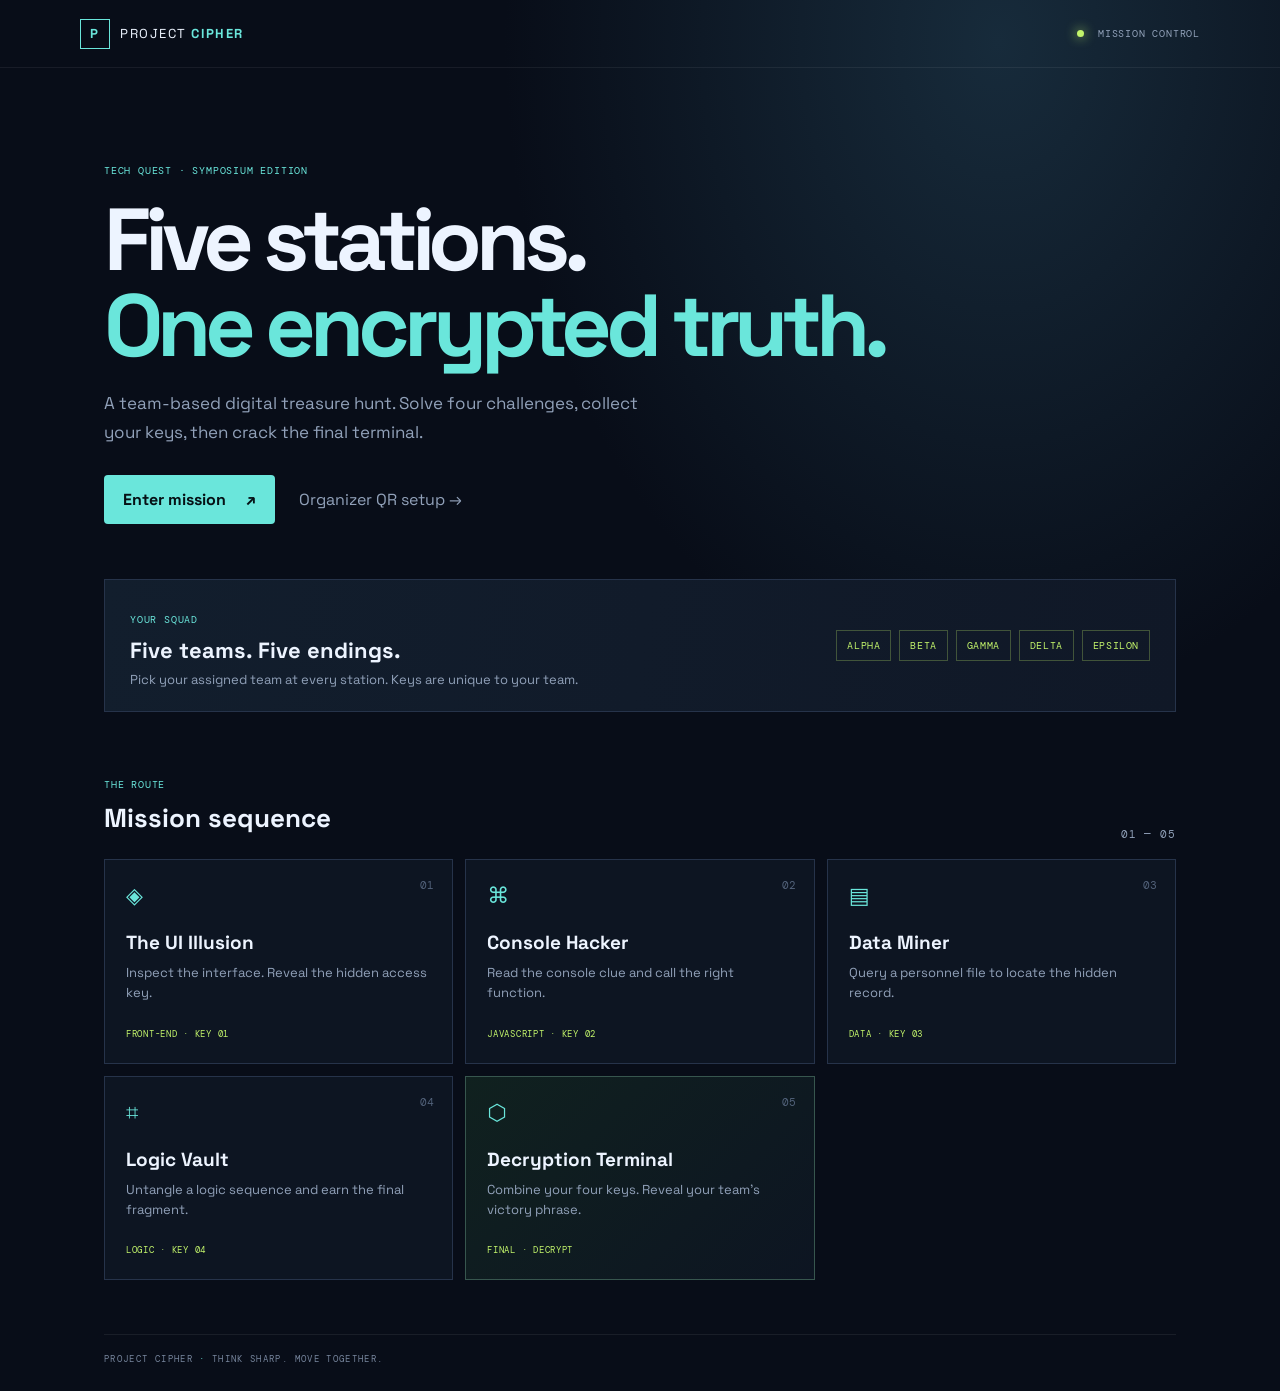
<file: index.html>
<!doctype html>
<html lang="en">
<head><meta charset="utf-8"><meta name="viewport" content="width=device-width,initial-scale=1"><meta name="theme-color" content="#080d18"><title>Project Cipher · Mission Control</title><link rel="stylesheet" href="styles.css"></head>
<body><header class="topbar"><a class="brand" href="index.html"><span class="brand-mark">P</span><span>PROJECT <b>CIPHER</b></span></a><span class="live"><i></i> MISSION CONTROL</span></header>
<main class="shell"><section class="hero"><p class="eyebrow">TECH QUEST · SYMPOSIUM EDITION</p><h1>Five stations.<br><span>One encrypted truth.</span></h1><p class="lede">A team-based digital treasure hunt. Solve four challenges, collect your keys, then crack the final terminal.</p><div class="hero-actions"><a class="button primary" href="station1.html">Enter mission <span>↗</span></a><a class="text-link" href="organizer.html">Organizer QR setup →</a></div></section>
<section class="team-box"><div><p class="eyebrow">YOUR SQUAD</p><h2>Five teams. Five endings.</h2><p>Pick your assigned team at every station. Keys are unique to your team.</p></div><div class="team-chips"><span>ALPHA</span><span>BETA</span><span>GAMMA</span><span>DELTA</span><span>EPSILON</span></div></section>
<section class="section-head"><div><p class="eyebrow">THE ROUTE</p><h2>Mission sequence</h2></div><span class="muted">01 — 05</span></section><section class="route-grid">
<a class="route-card" href="station1.html"><span class="route-no">01</span><span class="route-icon">◈</span><h3>The UI Illusion</h3><p>Inspect the interface. Reveal the hidden access key.</p><span class="route-type">FRONT-END · KEY 01</span></a>
<a class="route-card" href="station2.html"><span class="route-no">02</span><span class="route-icon">⌘</span><h3>Console Hacker</h3><p>Read the console clue and call the right function.</p><span class="route-type">JAVASCRIPT · KEY 02</span></a>
<a class="route-card" href="station3.html"><span class="route-no">03</span><span class="route-icon">▤</span><h3>Data Miner</h3><p>Query a personnel file to locate the hidden record.</p><span class="route-type">DATA · KEY 03</span></a>
<a class="route-card" href="station4.html"><span class="route-no">04</span><span class="route-icon">⌗</span><h3>Logic Vault</h3><p>Untangle a logic sequence and earn the final fragment.</p><span class="route-type">LOGIC · KEY 04</span></a>
<a class="route-card final-card" href="station5.html"><span class="route-no">05</span><span class="route-icon">⬡</span><h3>Decryption Terminal</h3><p>Combine your four keys. Reveal your team’s victory phrase.</p><span class="route-type">FINAL · DECRYPT</span></a>
</section><footer>PROJECT CIPHER <span>·</span> THINK SHARP. MOVE TOGETHER.</footer></main><script src="app.js?v=20260925-startfix2"></script></body></html>
</file>
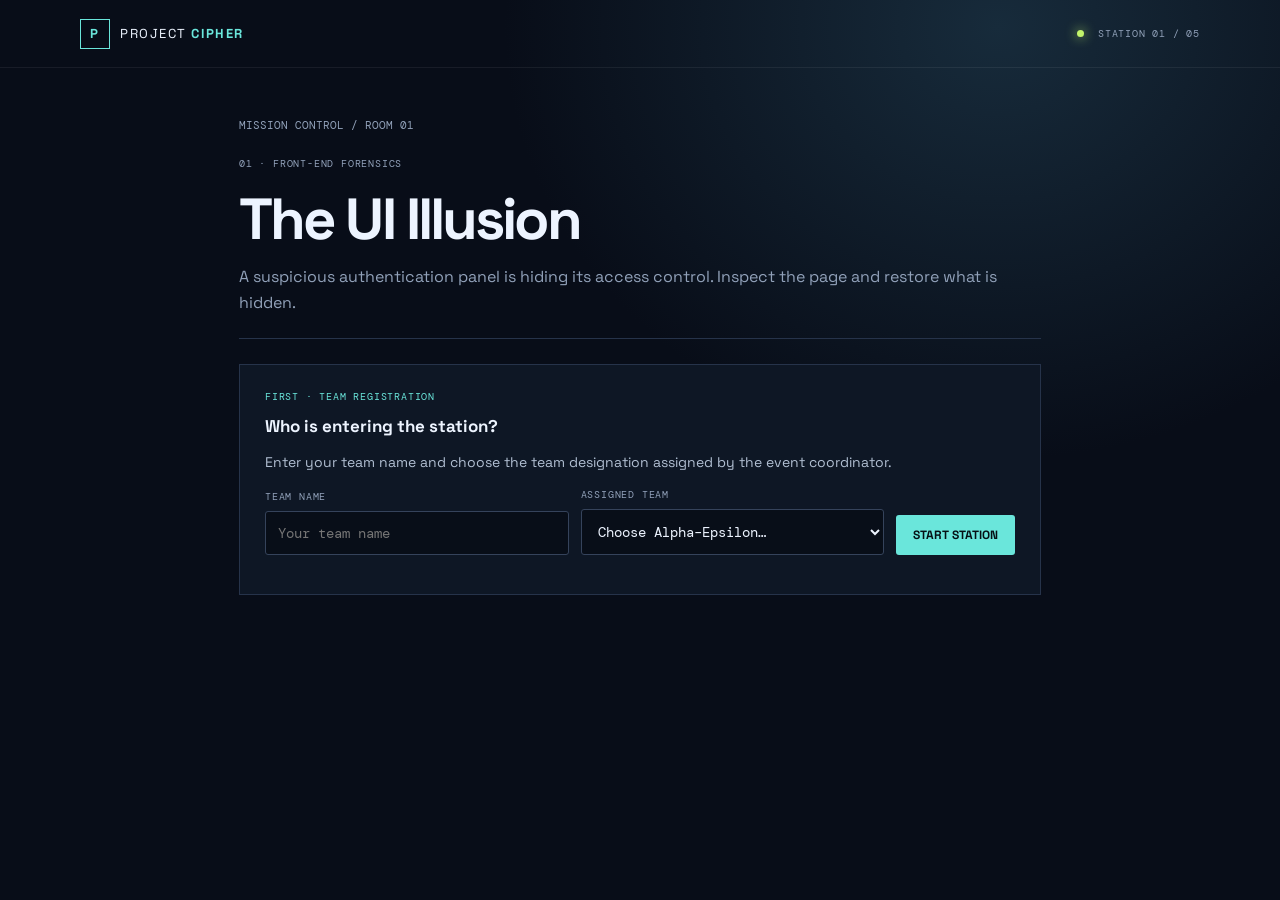
<file: station1.html>
<!doctype html><html lang="en"><head><meta charset="utf-8"><meta name="viewport" content="width=device-width,initial-scale=1"><title>01 · The UI Illusion — Project Cipher</title><link rel="stylesheet" href="styles.css"></head><body><header class="topbar"><a class="brand" href="index.html"><span class="brand-mark">P</span><span>PROJECT <b>CIPHER</b></span></a><span class="live"><i></i> STATION 01 / 05</span></header><main class="mission"><div class="crumb"><a href="index.html">MISSION CONTROL</a> / ROOM 01</div><section class="station-head"><p class="eyebrow">01 · FRONT-END FORENSICS</p><h1>The UI Illusion</h1><p>A suspicious authentication panel is hiding its access control. Inspect the page and restore what is hidden.</p></section><section class="panel"><div class="step-label">01 / SELECT YOUR ASSIGNED TEAM</div><div class="field"><label for="team">Team designation</label><select id="team"><option value="">Choose your team…</option></select></div></section><section class="panel"><div class="step-label">02 / INSPECT THE INTERFACE</div><h2>Restricted access</h2><p>Use your browser’s inspect tools to find the hidden “Reveal access key” button. Change its hidden style so it becomes visible, then press it.</p><div class="hint">Hint: In the Elements panel, search for <code>#hiddenAccess</code>. The button is hidden with CSS.</div><p id="status" class="small">Select a team before revealing the key.</p><button class="btn secret-hidden" id="hiddenAccess" type="button">Reveal access key ↗</button><div class="result" id="result"></div></section><p class="small">Show this key screenshot to your coordinator to unlock the next station.</p></main><script src="app.js?v=20260925-startfix2"></script></body></html>
</file>
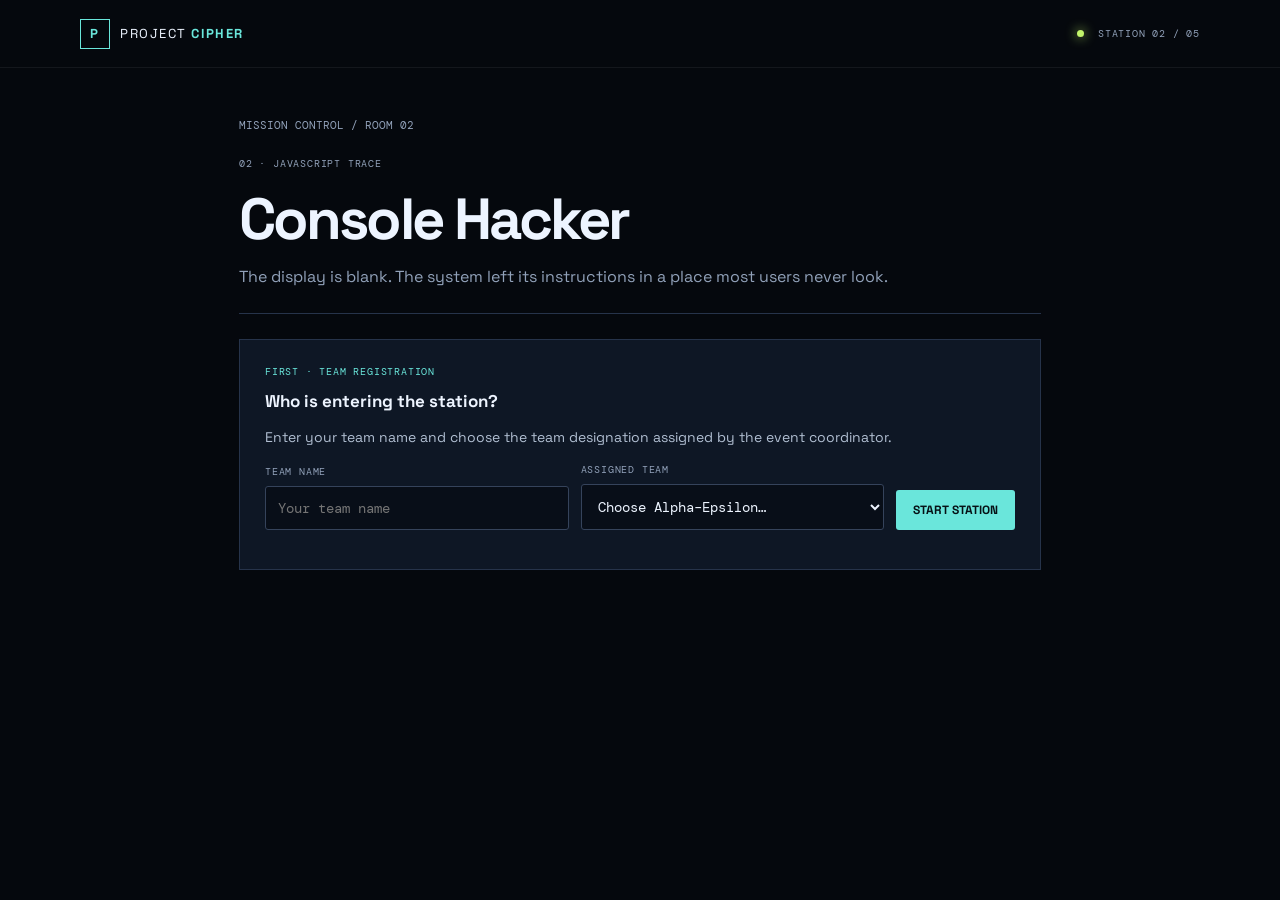
<file: station2.html>
<!doctype html><html lang="en"><head><meta charset="utf-8"><meta name="viewport" content="width=device-width,initial-scale=1"><title>02 · Console Hacker — Project Cipher</title><link rel="stylesheet" href="styles.css"></head><body><header class="topbar"><a class="brand" href="index.html"><span class="brand-mark">P</span><span>PROJECT <b>CIPHER</b></span></a><span class="live"><i></i> STATION 02 / 05</span></header><main class="mission"><div class="crumb"><a href="index.html">MISSION CONTROL</a> / ROOM 02</div><section class="station-head"><p class="eyebrow">02 · JAVASCRIPT TRACE</p><h1>Console Hacker</h1><p>The display is blank. The system left its instructions in a place most users never look.</p></section><section class="panel"><div class="step-label">01 / SELECT YOUR ASSIGNED TEAM</div><div class="field"><label for="team">Team designation</label><select id="team"><option value="">Choose your team…</option></select></div></section><section class="panel"><div class="step-label">02 / OPEN DEVELOPER TOOLS</div><h2>Dead air. Live console.</h2><p>Open your browser developer tools and switch to the Console tab. Read the warning, then call the function using your team name.</p><div class="hint">Type <code>getSecretCode('Alpha')</code> with your own assigned team name in place of Alpha. The returned value is Key 02.</div><div class="console">&gt; SYSTEM DISPLAY: OFFLINE<br>&gt; TRACE SOURCE: BROWSER CONSOLE<br>&gt; STATUS: LISTENING FOR OPERATOR</div><div class="result show"><div class="step-label">SCREENSHOT EVIDENCE</div><div class="screenshot-note">📸 TAKE A SCREENSHOT OF THE CONSOLE RESULT TO PROCEED</div></div></section><p class="small">This challenge runs in the browser. Ask a coordinator if your mobile browser does not expose developer tools.</p></main><script src="app.js?v=20260925-startfix2"></script><script>document.body.insertAdjacentHTML('afterbegin','<style>.mission:after{content:"";position:fixed;inset:0;background:#05080d;z-index:-1;pointer-events:none}</style>');</script></body></html>
</file>
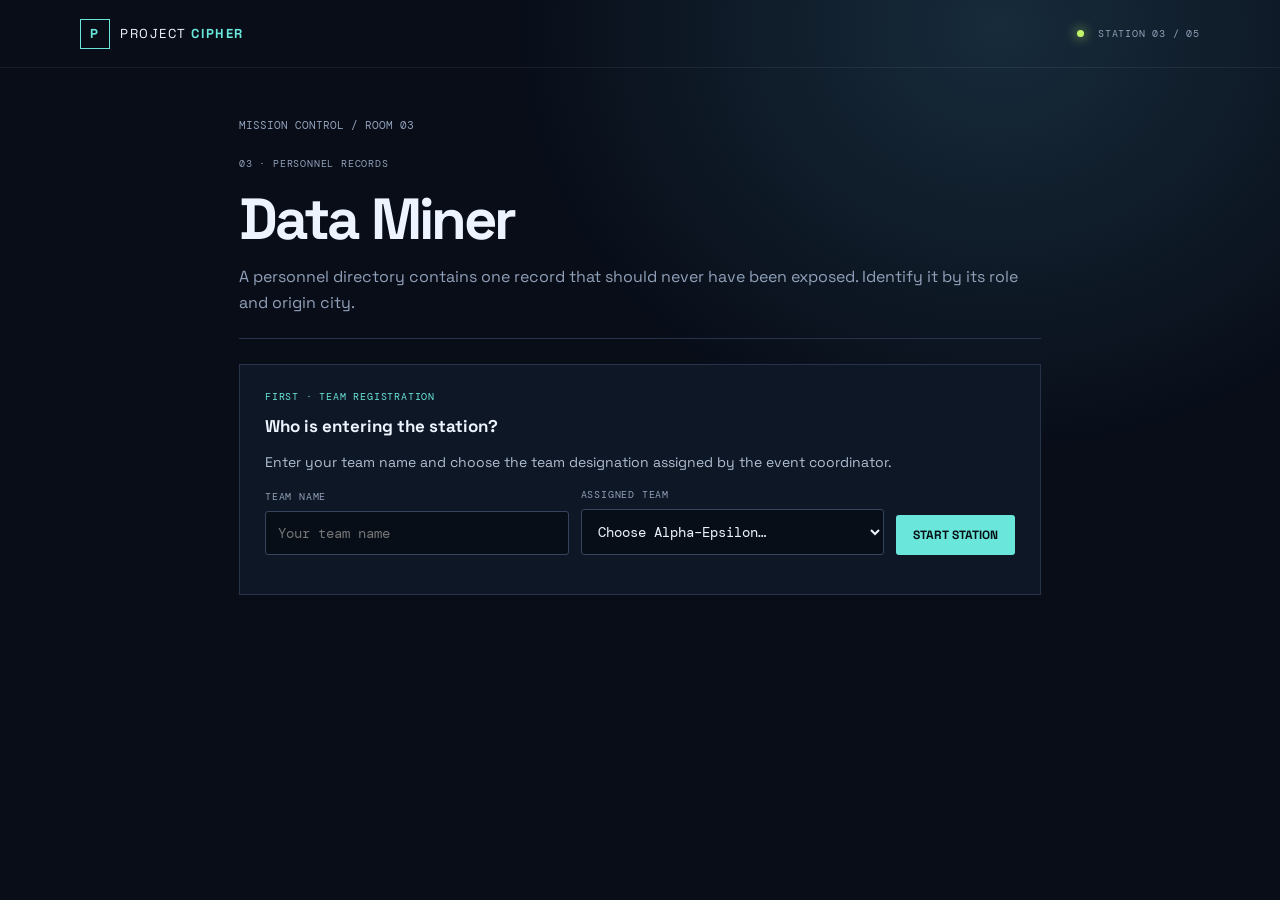
<file: station3.html>
<!doctype html><html lang="en"><head><meta charset="utf-8"><meta name="viewport" content="width=device-width,initial-scale=1"><title>03 · Data Miner — Project Cipher</title><link rel="stylesheet" href="styles.css"></head><body><header class="topbar"><a class="brand" href="index.html"><span class="brand-mark">P</span><span>PROJECT <b>CIPHER</b></span></a><span class="live"><i></i> STATION 03 / 05</span></header><main class="mission"><div class="crumb"><a href="index.html">MISSION CONTROL</a> / ROOM 03</div><section class="station-head"><p class="eyebrow">03 · PERSONNEL RECORDS</p><h1>Data Miner</h1><p>A personnel directory contains one record that should never have been exposed. Identify it by its role and origin city.</p></section><section class="panel"><div class="step-label">01 / SELECT YOUR ASSIGNED TEAM</div><div class="field"><label for="team">Team designation</label><select id="team"><option value="">Choose your team…</option></select></div></section><section class="panel"><div class="step-label">02 / QUERY THE DIRECTORY</div><h2>Find the administrator from Coimbatore</h2><div class="hint">Filter by “Admin” or “Coimbatore”, then select the matching record ID.</div><div class="field" style="margin:16px 0"><label for="search">Search all fields</label><input id="search" placeholder="Name, role, city, or record ID…" autocomplete="off"></div><div class="table-wrap"><table><thead><tr><th>Record ID</th><th>Name</th><th>Role</th><th>City</th><th>Email</th></tr></thead><tbody id="users"></tbody></table></div><p id="status" class="small"></p><div class="result" id="result"></div></section><p class="small">Screenshot the revealed record key and show it to your coordinator.</p></main><script src="app.js?v=20260925-startfix2"></script></body></html>
</file>
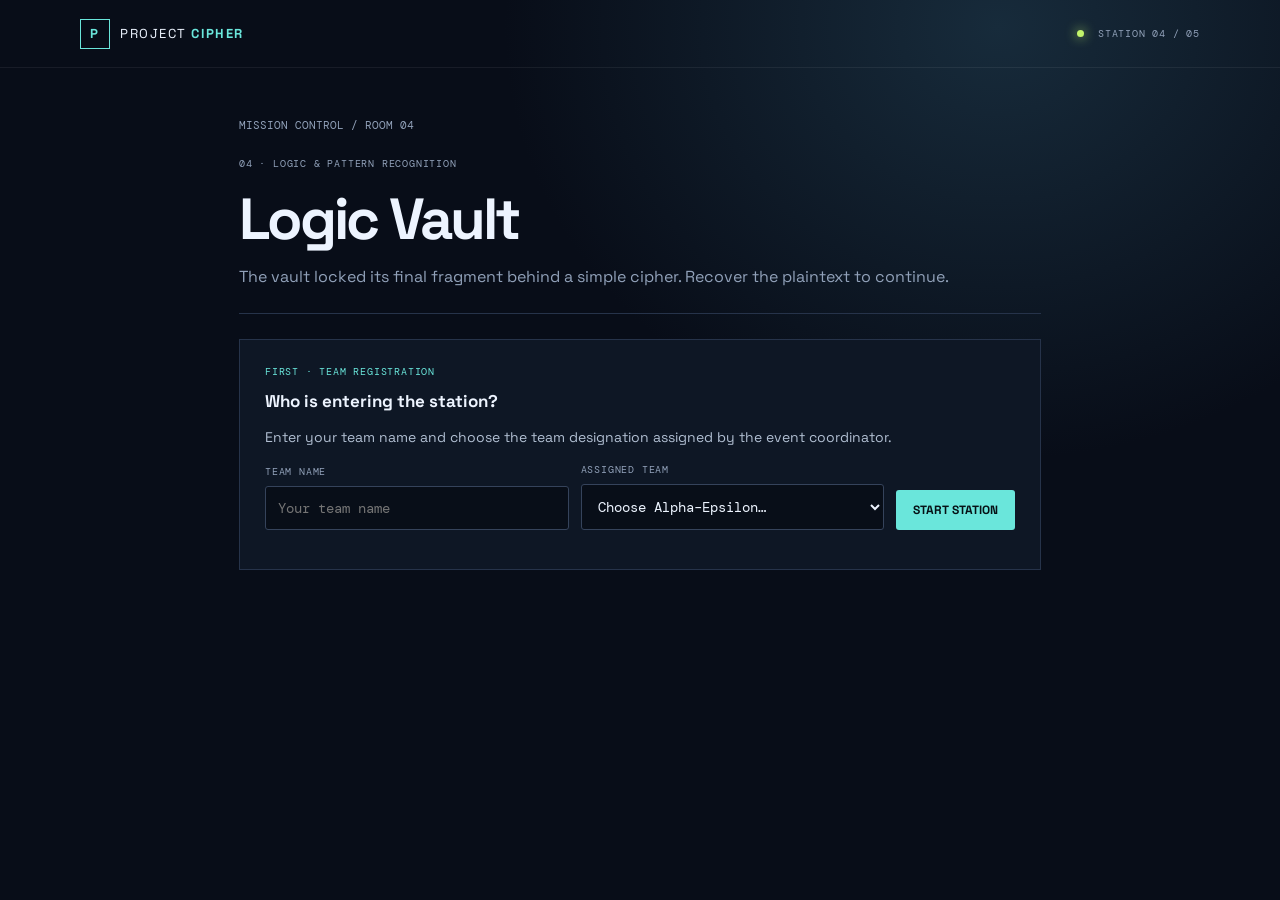
<file: station4.html>
<!doctype html><html lang="en"><head><meta charset="utf-8"><meta name="viewport" content="width=device-width,initial-scale=1"><title>04 · Logic Vault — Project Cipher</title><link rel="stylesheet" href="styles.css"></head><body><header class="topbar"><a class="brand" href="index.html"><span class="brand-mark">P</span><span>PROJECT <b>CIPHER</b></span></a><span class="live"><i></i> STATION 04 / 05</span></header><main class="mission"><div class="crumb"><a href="index.html">MISSION CONTROL</a> / ROOM 04</div><section class="station-head"><p class="eyebrow">04 · LOGIC & PATTERN RECOGNITION</p><h1>Logic Vault</h1><p>The vault locked its final fragment behind a simple cipher. Recover the plaintext to continue.</p></section><section class="panel"><div class="step-label">01 / SELECT YOUR ASSIGNED TEAM</div><div class="field"><label for="team">Team designation</label><select id="team"><option value="">Choose your team…</option></select></div></section><section class="panel"><div class="step-label">02 / DECODE THE MESSAGE</div><h2>Caesar shift · 3</h2><p>Every letter in the message has been shifted <b>forward three places</b> in the alphabet. Shift each letter back three places to reveal the word.</p><div class="console" style="font-size:25px;letter-spacing:.18em;text-align:center">FLVKHU</div><div class="hint">For example, D → A, E → B, F → C. Enter the decoded word.</div><form id="logicForm"><div class="field-row"><div class="field"><label for="logicAnswer">Decoded word</label><input id="logicAnswer" placeholder="Enter the plaintext" autocomplete="off" required></div><button class="btn" type="submit">UNLOCK KEY 04</button></div></form><p id="status" class="small"></p><div class="result" id="result"></div></section><p class="small">Screenshot your key and proceed to Trinity Hall for the final challenge.</p></main><script src="app.js?v=20260925-startfix2"></script></body></html>
</file>
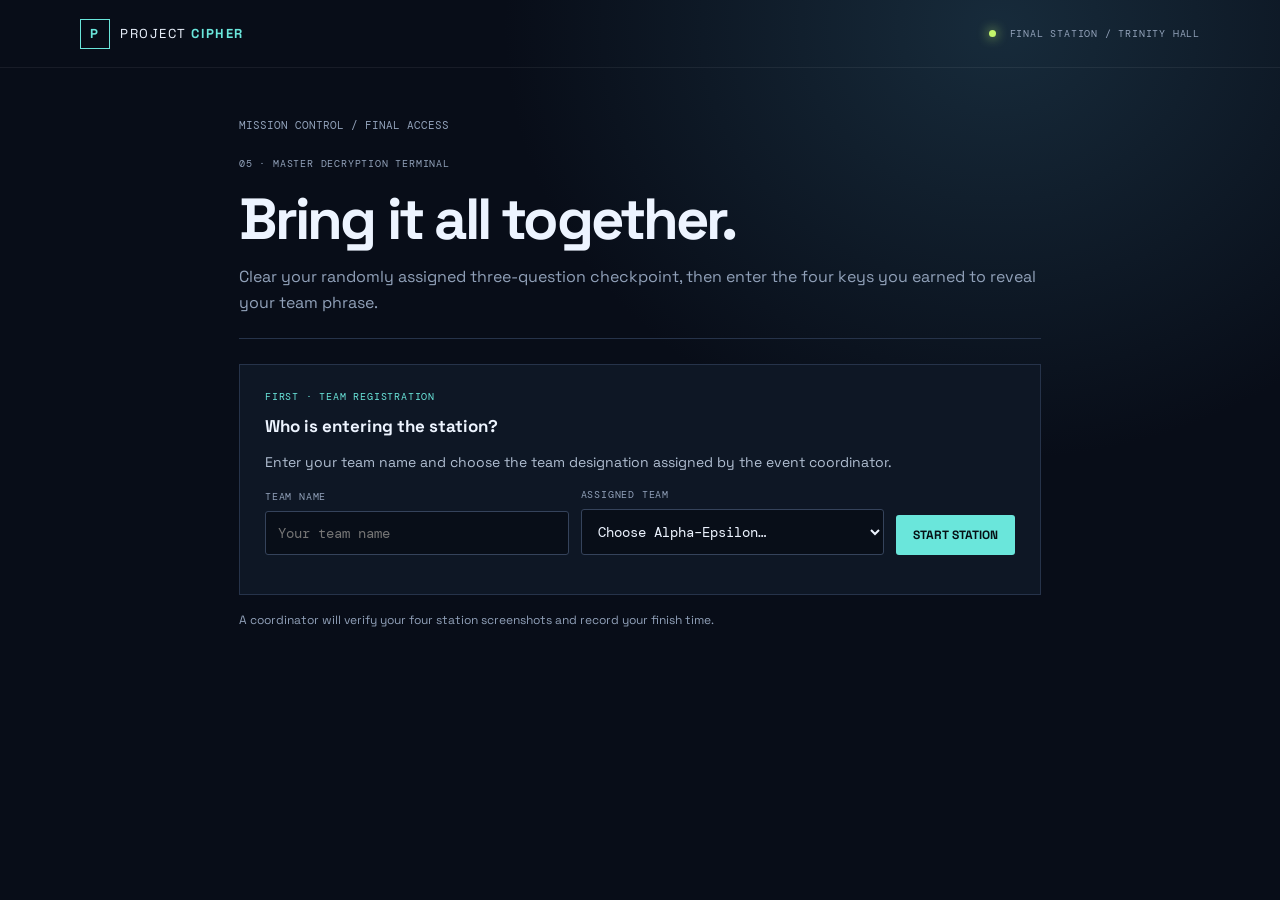
<file: station5.html>
<!doctype html><html lang="en"><head><meta charset="utf-8"><meta name="viewport" content="width=device-width,initial-scale=1"><title>05 · Decryption Terminal — Project Cipher</title><link rel="stylesheet" href="styles.css"></head><body><header class="topbar"><a class="brand" href="index.html"><span class="brand-mark">P</span><span>PROJECT <b>CIPHER</b></span></a><span class="live"><i></i> FINAL STATION / TRINITY HALL</span></header><main class="mission"><div class="crumb"><a href="index.html">MISSION CONTROL</a> / FINAL ACCESS</div><section class="station-head"><p class="eyebrow">05 · MASTER DECRYPTION TERMINAL</p><h1>Bring it all together.</h1><p>Clear your randomly assigned three-question checkpoint, then enter the four keys you earned to reveal your team phrase.</p></section><section class="terminal"><form id="decryptForm"><div class="step-label">AUTHORIZED TEAM</div><div class="field"><label for="team">Team designation</label><select id="team" required><option value="">Choose your team…</option></select></div><div class="step-label" style="margin-top:22px">RECOVERED KEY FRAGMENTS</div><div class="field"><label for="key1">Key 01 · UI Illusion</label><input id="key1" placeholder="e.g. AX7-K9" autocomplete="off" required></div><div class="field"><label for="key2">Key 02 · Console Hacker</label><input id="key2" placeholder="e.g. A2-FOX" autocomplete="off" required></div><div class="field"><label for="key3">Key 03 · Data Miner</label><input id="key3" placeholder="e.g. ARC-41" autocomplete="off" required></div><div class="field"><label for="key4">Key 04 · Logic Vault</label><input id="key4" placeholder="e.g. NOVA-8" autocomplete="off" required></div><button class="btn" style="width:100%;margin-top:14px;padding:15px" type="submit">⌁ &nbsp; DECRYPT MASTER CIPHER</button></form><div class="result" id="finalResult"></div></section><p class="small">A coordinator will verify your four station screenshots and record your finish time.</p></main><script src="app.js?v=20260925-startfix2"></script></body></html>
</file>
<file: styles.css>
@import url('https://fonts.googleapis.com/css2?family=DM+Mono:wght@400;500&family=Space+Grotesk:wght@400;500;600;700&display=swap');
:root{color-scheme:dark;--bg:#080d18;--panel:#101827;--line:#26334a;--text:#edf4ff;--muted:#91a1b9;--cyan:#6ae6db;--lime:#c3f56b;--pink:#ff789b;--font:'Space Grotesk',system-ui,sans-serif;--mono:'DM Mono',monospace}*{box-sizing:border-box}body{margin:0;background:radial-gradient(ellipse at 78% 3%,#172b3b 0,transparent 35%),var(--bg);color:var(--text);font:16px var(--font);min-height:100vh}a{color:inherit;text-decoration:none}.topbar{height:68px;padding:0 max(24px,calc((100% - 1120px)/2));border-bottom:1px solid #ffffff10;display:flex;align-items:center;justify-content:space-between}.brand{display:flex;align-items:center;gap:10px;font-size:13px;letter-spacing:.12em}.brand b{color:var(--cyan)}.brand-mark{display:grid;place-items:center;border:1px solid var(--cyan);color:var(--cyan);width:30px;height:30px;font-weight:bold}.live,.eyebrow,.route-type,.muted,.step-label,.mono{font-family:var(--mono);letter-spacing:.08em}.live{font-size:10px;color:var(--muted)}.live i{display:inline-block;width:7px;height:7px;border-radius:50%;background:var(--lime);margin-right:7px;box-shadow:0 0 12px var(--lime)}.shell{max-width:1120px;margin:auto;padding:60px 24px 26px}.hero{padding:26px 0 55px}.eyebrow{font-size:10px;color:var(--cyan);text-transform:uppercase}.hero h1{font-size:clamp(48px,8vw,88px);line-height:.98;letter-spacing:-.07em;margin:20px 0}.hero h1 span{color:var(--cyan)}.lede{max-width:540px;color:var(--muted);line-height:1.7;font-size:17px}.hero-actions{display:flex;align-items:center;gap:24px;margin-top:28px}.button{display:inline-flex;align-items:center;gap:20px;padding:14px 19px;font-weight:700;border-radius:4px}.primary{background:var(--cyan);color:#061115}.text-link{font-size:13px;color:var(--muted)}.team-box{display:flex;justify-content:space-between;align-items:center;gap:24px;padding:23px 25px;border:1px solid var(--line);background:linear-gradient(100deg,#121e2d,#101827);margin-bottom:56px}.team-box h2{margin:7px 0;font-size:22px}.team-box p:not(.eyebrow){margin:0;color:var(--muted);font-size:13px}.team-chips{display:flex;gap:8px;flex-wrap:wrap}.team-chips span,.tag{font:10px var(--mono);color:var(--lime);border:1px solid #c3f56b45;padding:8px 10px;letter-spacing:.06em}.section-head{display:flex;align-items:end;justify-content:space-between;margin-bottom:18px}.section-head h2{margin:6px 0;font-size:26px}.muted{color:var(--muted);font-size:11px}.route-grid{display:grid;grid-template-columns:repeat(3,1fr);gap:12px}.route-card{position:relative;border:1px solid var(--line);background:#0d1522;padding:21px;min-height:204px;transition:.18s}.route-card:hover{border-color:var(--cyan);transform:translateY(-2px)}.route-no{position:absolute;right:18px;top:18px;color:#52627a;font:11px var(--mono)}.route-icon{font-size:22px;color:var(--cyan)}.route-card h3{font-size:19px;margin:21px 0 8px}.route-card p{color:var(--muted);font-size:13px;line-height:1.55;min-height:40px;margin:0 0 17px}.route-type{font-size:9px;color:var(--lime)}.final-card{border-color:#37564e;background:linear-gradient(135deg,#10211f,#0d1522)}footer{border-top:1px solid #ffffff12;margin-top:54px;padding-top:18px;font:9px var(--mono);letter-spacing:.15em;color:#77869d}footer span{color:var(--cyan)}.mission{max-width:850px;margin:auto;padding:50px 24px 32px}.crumb{color:var(--muted);font:11px var(--mono);margin-bottom:24px}.station-head{border-bottom:1px solid var(--line);padding-bottom:23px;margin-bottom:25px}.station-head .eyebrow{margin:0 0 10px}.station-head h1{font-size:clamp(34px,6vw,58px);letter-spacing:-.05em;margin:0 0 8px}.station-head p{color:var(--muted);margin:0;line-height:1.6}.panel{border:1px solid var(--line);background:#0e1725;padding:25px;margin:16px 0}.panel h2{font-size:17px;margin:0 0 10px}.panel p{color:#b1bfd2;line-height:1.65;font-size:14px}.step-label{font-size:10px;color:var(--cyan);margin-bottom:12px}.hint{border-left:2px solid var(--lime);background:#c3f56b0a;padding:12px 15px;color:#c8d3e0;font-size:13px;line-height:1.6;margin:18px 0}.field-row{display:flex;gap:12px;align-items:end;flex-wrap:wrap}.field{display:grid;gap:8px;flex:1;min-width:180px}.field label{font:10px var(--mono);color:var(--muted);letter-spacing:.08em;text-transform:uppercase}.field input,.field select{width:100%;background:#080e18;border:1px solid #35435b;color:var(--text);padding:12px;font:14px var(--mono);border-radius:3px}.btn{background:var(--cyan);color:#061115;padding:12px 17px;border:0;border-radius:3px;font:700 12px var(--font);cursor:pointer}.btn:hover{filter:brightness(1.08)}.btn.secondary{background:transparent;color:var(--cyan);border:1px solid #6ae6db66}.result{display:none;margin-top:17px;padding:17px;border:1px solid #c3f56b66;background:#c3f56b0b}.result.show{display:block}.key-display{font:700 24px var(--mono);color:var(--lime);letter-spacing:.08em;margin:9px 0;word-break:break-word}.screenshot-note{font:10px var(--mono);color:var(--muted);letter-spacing:.04em}.success{color:var(--lime)!important}.error{color:var(--pink)!important}.table-wrap{overflow-x:auto}table{width:100%;border-collapse:collapse;font-size:12px}th,td{text-align:left;padding:11px;border-bottom:1px solid var(--line)}th{font:10px var(--mono);color:var(--cyan);text-transform:uppercase}td{color:#c5d1df}.click-id{border:0;background:none;color:var(--lime);font:12px var(--mono);cursor:pointer;text-decoration:underline}.console{background:#05090f;border:1px solid #29364a;padding:16px;color:var(--lime);font:12px/1.8 var(--mono);white-space:pre-wrap;overflow-wrap:anywhere}.terminal{background:radial-gradient(ellipse at 50% 0%,#10332c 0,transparent 48%),#070d14;border:1px solid #2c584f;padding:25px}.terminal .field{margin:12px 0}.final-phrase{font:700 clamp(23px,5vw,44px) var(--mono);color:var(--lime);letter-spacing:.06em;text-align:center;word-break:break-word;margin:18px 0;text-shadow:0 0 24px #c3f56b55}.organizer-grid{display:grid;grid-template-columns:repeat(2,1fr);gap:14px}.qr-card{background:#fff;color:#101827;text-align:center;padding:20px;min-height:260px}.qr-card h3{margin:0 0 4px}.qr-card p{font:11px var(--mono);color:#607080;overflow-wrap:anywhere}.qr-box{display:grid;place-items:center;min-height:175px}.qr-box canvas,.qr-box img{margin:auto}.small{font-size:12px;color:var(--muted);line-height:1.6}.scan-order{display:flex;gap:8px;flex-wrap:wrap}.scan-order span{border:1px solid var(--line);padding:10px;font:10px var(--mono);color:var(--muted)}@media(max-width:760px){.shell{padding-top:34px}.team-box{align-items:flex-start;flex-direction:column}.route-grid{grid-template-columns:repeat(2,1fr)}.mission{padding-top:32px}}@media(max-width:480px){.route-grid,.organizer-grid{grid-template-columns:1fr}.route-card{min-height:175px}.hero-actions{align-items:flex-start;flex-direction:column}.topbar{padding:0 16px}.live{font-size:8px}}
.secret-hidden{display:none} body.console-page{background:#05080d}
.answer-list{display:grid;gap:9px;margin:17px 0}.answer-option{display:flex;align-items:center;gap:11px;padding:13px;border:1px solid var(--line);background:#080e18;color:#d4deeb;cursor:pointer;font-size:14px}.answer-option:hover{border-color:#6ae6db88}.answer-option input{accent-color:#6ae6db;width:16px;height:16px;flex:none}.answer-option:has(input:checked){border-color:var(--cyan);background:#6ae6db0d}.text-link{background:none;border:0;font:inherit;cursor:pointer}.panel[hidden],.terminal[hidden]{display:none}
.download-qr{display:inline-block;margin-top:8px;color:#075c58;text-decoration:underline;font-weight:700}.qr-card p{line-height:1.5}

.table-wrap{overflow:auto;margin-top:14px}#completionTable{width:100%;min-width:720px;border-collapse:collapse;font-size:13px}#completionTable th,#completionTable td{text-align:left;padding:10px 12px;border-bottom:1px solid var(--line);white-space:nowrap}#completionTable th{color:var(--cyan);font-family:var(--mono);font-size:10px;letter-spacing:.06em}#completionTable tbody tr:hover{background:#ffffff08}
</file>
